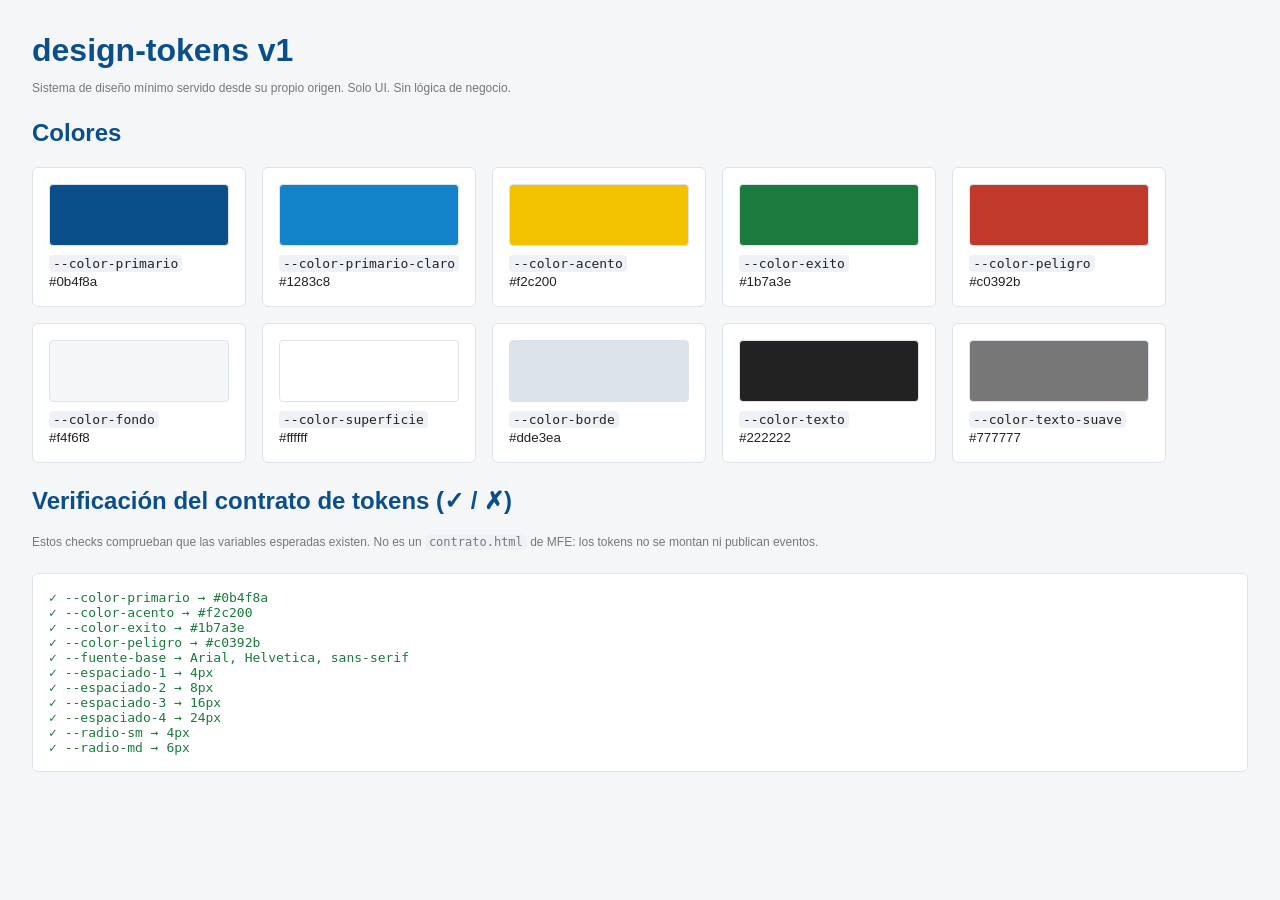
<file: design-tokens/index.html>
<!DOCTYPE html>
<html lang="es">
<head>
  <meta charset="UTF-8">
  <meta name="viewport" content="width=device-width, initial-scale=1.0">
  <title>design-tokens · SaborUPC</title>
  <link rel="stylesheet" href="tokens.css">
  <style>
    body {
      font-family: var(--fuente-base);
      background: var(--color-fondo);
      color: var(--color-texto);
      margin: 0;
      padding: var(--espaciado-5);
    }
    h1 { color: var(--color-primario); margin: 0 0 var(--espaciado-2); }
    h2 { color: var(--color-primario); margin-top: var(--espaciado-4); }
    .nota { color: var(--color-texto-suave); font-size: var(--tam-pequeno); margin-bottom: var(--espaciado-4); }
    .muestras { display: flex; gap: var(--espaciado-3); flex-wrap: wrap; }
    .muestra {
      background: var(--color-superficie);
      border: 1px solid var(--color-borde);
      border-radius: var(--radio-md);
      padding: var(--espaciado-3);
      min-width: 180px;
    }
    .caja-color {
      height: 60px;
      border-radius: var(--radio-sm);
      margin-bottom: var(--espaciado-2);
      border: 1px solid var(--color-borde);
    }
    .check {
      font-family: monospace;
      padding: var(--espaciado-3);
      background: var(--color-superficie);
      border: 1px solid var(--color-borde);
      border-radius: var(--radio-md);
      margin-top: var(--espaciado-4);
    }
    .ok  { color: var(--color-exito); }
    .mal { color: var(--color-peligro); }
    code { background: #eef2f6; padding: 1px 4px; border-radius: var(--radio-sm); }
  </style>
</head>
<body>
  <h1>design-tokens v1</h1>
  <p class="nota">
    Sistema de diseño mínimo servido desde su propio origen.
    Solo UI. Sin lógica de negocio.
  </p>

  <h2>Colores</h2>
  <div class="muestras" id="colores"></div>

  <h2>Verificación del contrato de tokens (✓ / ✗)</h2>
  <p class="nota">
    Estos checks comprueban que las variables esperadas existen.
    No es un <code>contrato.html</code> de MFE: los tokens no se montan ni publican eventos.
  </p>
  <div class="check" id="checks"></div>

  <script>
    // 1. Paleta visual
    const COLORES = [
      '--color-primario', '--color-primario-claro', '--color-acento',
      '--color-exito', '--color-peligro', '--color-fondo',
      '--color-superficie', '--color-borde', '--color-texto', '--color-texto-suave'
    ];
    const cont = document.getElementById('colores');
    COLORES.forEach(function (nombre) {
      const valor = getComputedStyle(document.documentElement).getPropertyValue(nombre).trim();
      const div = document.createElement('div');
      div.className = 'muestra';
      div.innerHTML =
        '<div class="caja-color" style="background:' + valor + '"></div>' +
        '<code>' + nombre + '</code><br>' +
        '<small>' + valor + '</small>';
      cont.appendChild(div);
    });

    // 2. Verificación del contrato de tokens
    const ESPERADAS = [
      '--color-primario', '--color-acento', '--color-exito', '--color-peligro',
      '--fuente-base', '--espaciado-1', '--espaciado-2', '--espaciado-3', '--espaciado-4',
      '--radio-sm', '--radio-md'
    ];
    const out = document.getElementById('checks');
    ESPERADAS.forEach(function (nombre) {
      const valor = getComputedStyle(document.documentElement).getPropertyValue(nombre).trim();
      const ok = valor !== '';
      console.assert(ok, 'Falta la variable ' + nombre);
      const p = document.createElement('div');
      p.className = ok ? 'ok' : 'mal';
      p.textContent = (ok ? '✓ ' : '✗ ') + nombre + (ok ? ' → ' + valor : ' (no definida)');
      out.appendChild(p);
    });
  </script>
</body>
</html>
</file>
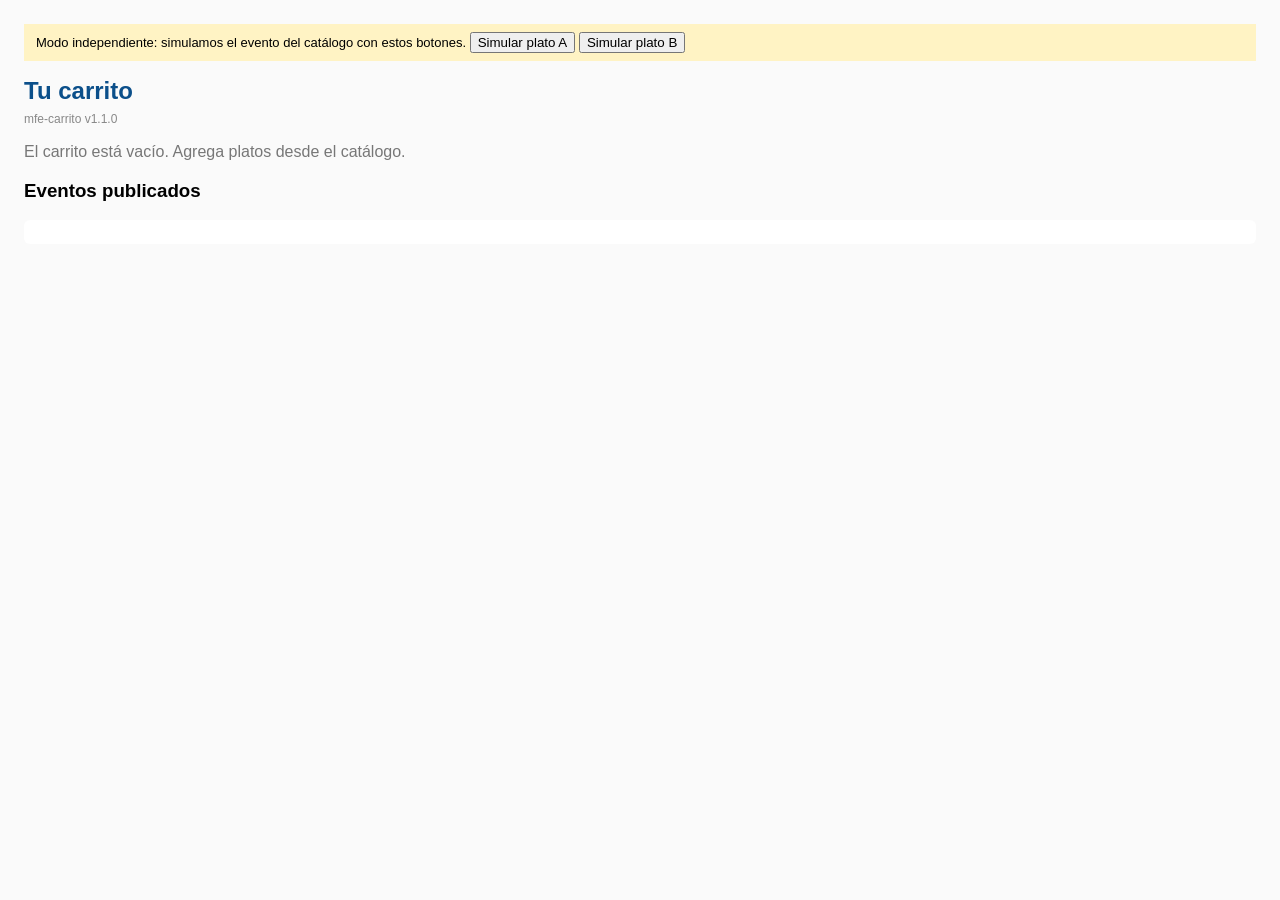
<file: mfe-carrito/index.html>
<!DOCTYPE html>
<html lang="es">
<head>
  <meta charset="UTF-8">
  <title>mfe-carrito (modo independiente)</title>
  <style>
    body { font-family: Arial, sans-serif; margin: 24px; background: #fafafa; }
    .banda { background: #fff3c4; padding: 8px 12px; margin-bottom: 16px; font-size: 13px; }
    .eventos { font-family: monospace; font-size: 12px; background: #fff; padding: 12px; border-radius: 6px; }
  </style>
</head>
<body>
  <div class="banda">
    Modo independiente: simulamos el evento del catálogo con estos botones.
    <button onclick="simular(101, 'Plato de prueba A', 10000)">Simular plato A</button>
    <button onclick="simular(102, 'Plato de prueba B', 2500)">Simular plato B</button>
  </div>
  <div id="raiz-local"></div>

  <h3>Eventos publicados</h3>
  <div class="eventos" id="eventos"></div>

  <script src="carrito.js"></script>
  <script>
    function simular(id, nombre, precio) {
      window.dispatchEvent(new CustomEvent('carrito:agregar', { detail: { id, nombre, precio } }));
    }
    function log(nombre, detail) {
      const el = document.getElementById('eventos');
      const p = document.createElement('div');
      p.textContent = nombre + ' → ' + JSON.stringify(detail);
      el.appendChild(p);
    }
    window.addEventListener('carrito:actualizado', function (e) { log('carrito:actualizado', e.detail); });
    window.addEventListener('pedido:confirmado',   function (e) { log('pedido:confirmado',   e.detail); });
    window.renderCarrito('raiz-local');
  </script>
</body>
</html>
</file>
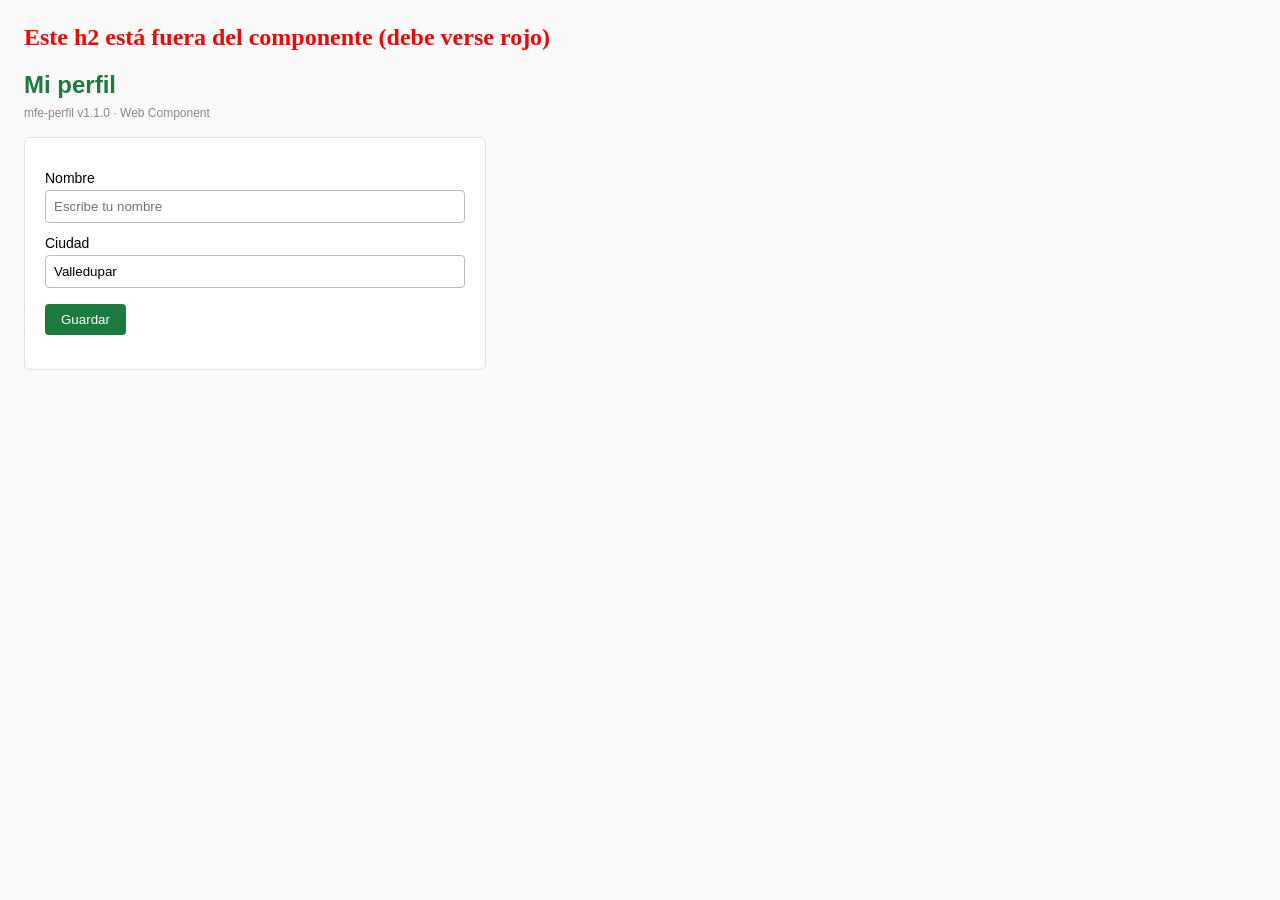
<file: mfe-perfil/index.html>
<!DOCTYPE html>
<html lang="es">
<head>
  <meta charset="UTF-8">
  <title>mfe-perfil (modo independiente)</title>
  <style>
    body { font-family: Arial, sans-serif; margin: 24px; background: #fafafa; }
    /* Regla "agresiva" a propósito: ¿afecta al h2 dentro del Shadow DOM? */
    h2 { color: red; font-family: 'Times New Roman', serif; }
  </style>
</head>
<body>
  <h2>Este h2 está fuera del componente (debe verse rojo)</h2>
  <mfe-perfil></mfe-perfil>
  <p id="estado"></p>

  <script src="perfil.js"></script>
  <script>
    window.addEventListener('usuario:cambio', function (e) {
      document.getElementById('estado').textContent = 'usuario:cambio → ' + JSON.stringify(e.detail);
    });
  </script>
</body>
</html>
</file>
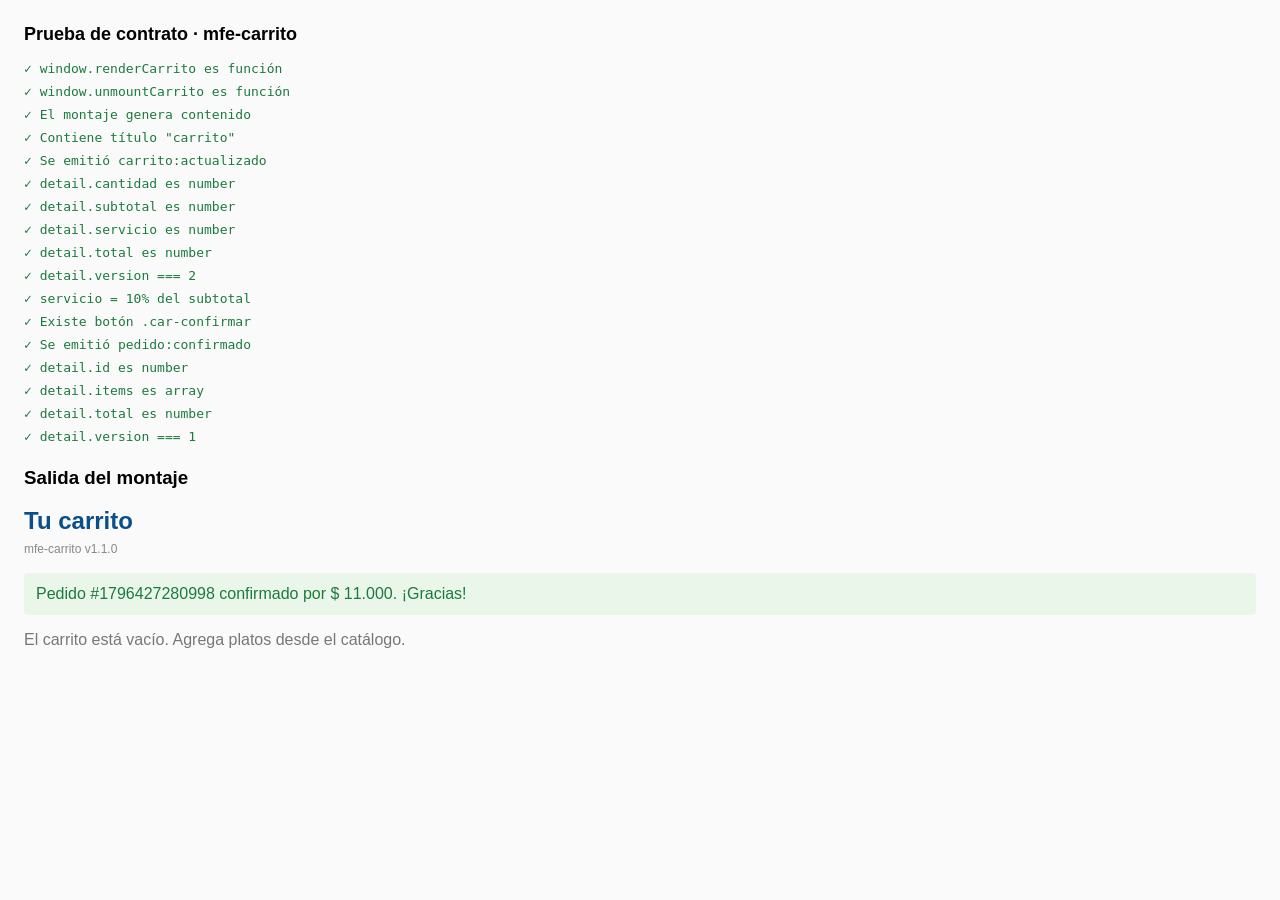
<file: mfe-carrito/contrato.html>
<!DOCTYPE html>
<html lang="es">
<head>
  <meta charset="UTF-8">
  <title>Contrato · mfe-carrito</title>
  <style>
    body { font-family: Arial, sans-serif; margin: 24px; background: #fafafa; }
    h1 { font-size: 18px; }
    .item { font-family: monospace; padding: 4px 0; }
    .ok  { color: #1b7a3e; }
    .mal { color: #c0392b; }
    #montaje { margin-top: 16px; border-top: 1px solid #ddd; padding-top: 12px; }
  </style>
</head>
<body>
  <h1>Prueba de contrato · mfe-carrito</h1>
  <div id="resultados"></div>

  <h3>Salida del montaje</h3>
  <div id="raiz-local"></div>

  <script src="carrito.js"></script>
  <script>
    const resultados = document.getElementById('resultados');
    let ultimoActualizado = null;
    let ultimoConfirmado = null;

    function check(nombre, condicion) {
      console.assert(condicion, nombre);
      const div = document.createElement('div');
      div.className = 'item ' + (condicion ? 'ok' : 'mal');
      div.textContent = (condicion ? '✓ ' : '✗ ') + nombre;
      resultados.appendChild(div);
    }

    window.addEventListener('carrito:actualizado', (e) => { ultimoActualizado = e.detail; });
    window.addEventListener('pedido:confirmado',   (e) => { ultimoConfirmado   = e.detail; });

    window.addEventListener('load', () => {
      // 1. Funciones expuestas
      check('window.renderCarrito es función',  typeof window.renderCarrito === 'function');
      check('window.unmountCarrito es función', typeof window.unmountCarrito === 'function');

      // 2. Montaje genera contenido
      window.renderCarrito('raiz-local');
      const raiz = document.getElementById('raiz-local');
      check('El montaje genera contenido', raiz.children.length > 0);
      check('Contiene título "carrito"', raiz.textContent.toLowerCase().includes('carrito'));

      // 3. Reacciona a carrito:agregar y emite carrito:actualizado v2
      window.dispatchEvent(new CustomEvent('carrito:agregar', {
        detail: { id: 9001, nombre: 'Plato de prueba', precio: 10000 }
      }));

      setTimeout(() => {
        check('Se emitió carrito:actualizado', !!ultimoActualizado);
        if (ultimoActualizado) {
          const d = ultimoActualizado;
          check('detail.cantidad es number', typeof d.cantidad === 'number');
          check('detail.subtotal es number', typeof d.subtotal === 'number');
          check('detail.servicio es number', typeof d.servicio === 'number');
          check('detail.total es number',    typeof d.total === 'number');
          check('detail.version === 2',      d.version === 2);
          check('servicio = 10% del subtotal',
                d.servicio === Math.round(d.subtotal * 0.10));
        }

        // 4. Confirmar pedido → pedido:confirmado v1
        const boton = raiz.querySelector('.car-confirmar');
        check('Existe botón .car-confirmar', !!boton);
        if (boton) {
          boton.click();
          setTimeout(() => {
            check('Se emitió pedido:confirmado', !!ultimoConfirmado);
            if (ultimoConfirmado) {
              const p = ultimoConfirmado;
              check('detail.id es number',       typeof p.id === 'number');
              check('detail.items es array',     Array.isArray(p.items));
              check('detail.total es number',    typeof p.total === 'number');
              check('detail.version === 1',      p.version === 1);
            }
          }, 50);
        }
      }, 100);
    });
  </script>
</body>
</html>
</file>
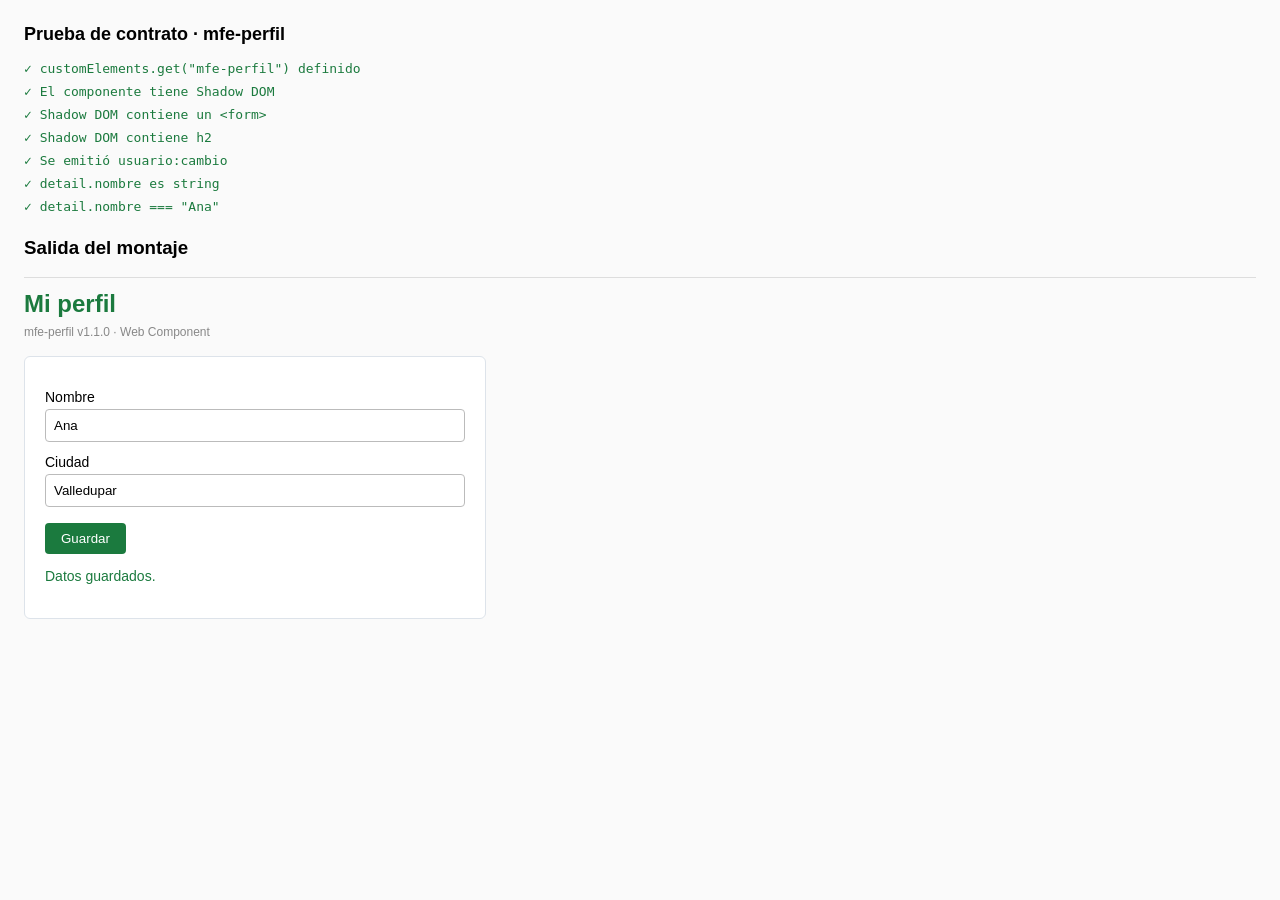
<file: mfe-perfil/contrato.html>
<!DOCTYPE html>
<html lang="es">
<head>
  <meta charset="UTF-8">
  <title>Contrato · mfe-perfil</title>
  <style>
    body { font-family: Arial, sans-serif; margin: 24px; background: #fafafa; }
    h1 { font-size: 18px; }
    .item { font-family: monospace; padding: 4px 0; }
    .ok  { color: #1b7a3e; }
    .mal { color: #c0392b; }
    #montaje { margin-top: 16px; border-top: 1px solid #ddd; padding-top: 12px; }
  </style>
</head>
<body>
  <h1>Prueba de contrato · mfe-perfil</h1>
  <div id="resultados"></div>

  <h3>Salida del montaje</h3>
  <div id="montaje"></div>

  <script src="perfil.js"></script>
  <script>
    const resultados = document.getElementById('resultados');
    let ultimoUsuario = null;

    function check(nombre, condicion) {
      console.assert(condicion, nombre);
      const div = document.createElement('div');
      div.className = 'item ' + (condicion ? 'ok' : 'mal');
      div.textContent = (condicion ? '✓ ' : '✗ ') + nombre;
      resultados.appendChild(div);
    }

    window.addEventListener('usuario:cambio', (e) => { ultimoUsuario = e.detail; });

    window.addEventListener('load', () => {
      // 1. Etiqueta definida
      check('customElements.get("mfe-perfil") definido',
            !!customElements.get('mfe-perfil'));

      // 2. Montaje genera Shadow DOM con form
      const el = document.createElement('mfe-perfil');
      document.getElementById('montaje').appendChild(el);

      setTimeout(() => {
        const sombra = el.shadowRoot;
        check('El componente tiene Shadow DOM', !!sombra);
        if (sombra) {
          const form = sombra.querySelector('form');
          check('Shadow DOM contiene un <form>', !!form);
          check('Shadow DOM contiene h2', !!sombra.querySelector('h2'));

          if (form) {
            // 3. Submit emite usuario:cambio
            form.nombre.value = 'Ana';
            form.dispatchEvent(new Event('submit', { bubbles: true, cancelable: true }));

            setTimeout(() => {
              check('Se emitió usuario:cambio', !!ultimoUsuario);
              if (ultimoUsuario) {
                check('detail.nombre es string', typeof ultimoUsuario.nombre === 'string');
                check('detail.nombre === "Ana"', ultimoUsuario.nombre === 'Ana');
              }
            }, 50);
          }
        }
      }, 50);
    });
  </script>
</body>
</html>
</file>
<file: design-tokens/tokens.css>
/* ============================================================
   design-tokens / tokens.css
   Sistema de diseño mínimo de SaborUPC.
   Servido desde su propio origen: http://localhost:8084/tokens.css
   Consumido por: contenedor, mfe-catalogo, mfe-carrito, mfe-perfil, mfe-pedidos.
   SOLO UI. Sin lógica de negocio.
   Versión: 1
   ============================================================ */

:root {
  /* ---- Colores ---- */
  --color-primario:        #0b4f8a;   /* azul institucional */
  --color-primario-claro:  #1283c8;
  --color-acento:          #f2c200;   /* amarillo badge */
  --color-exito:           #1b7a3e;   /* verde confirmaciones */
  --color-peligro:         #c0392b;   /* rojo errores */
  --color-fondo:           #f4f6f8;
  --color-superficie:      #ffffff;
  --color-borde:           #dde3ea;
  --color-texto:           #222222;
  --color-texto-suave:     #777777;

  /* ---- Tipografía ---- */
  --fuente-base:           Arial, Helvetica, sans-serif;
  --tam-titulo:            22px;
  --tam-subtitulo:         17px;
  --tam-cuerpo:            15px;
  --tam-pequeno:           12px;

  /* ---- Espaciado ---- */
  --espaciado-1:           4px;
  --espaciado-2:           8px;
  --espaciado-3:           16px;
  --espaciado-4:           24px;
  --espaciado-5:           32px;

  /* ---- Radios ---- */
  --radio-sm:              4px;
  --radio-md:              6px;

  /* ---- Sombras ---- */
  --sombra-toast:          0 4px 14px rgba(0, 0, 0, 0.18);
}
</file>
